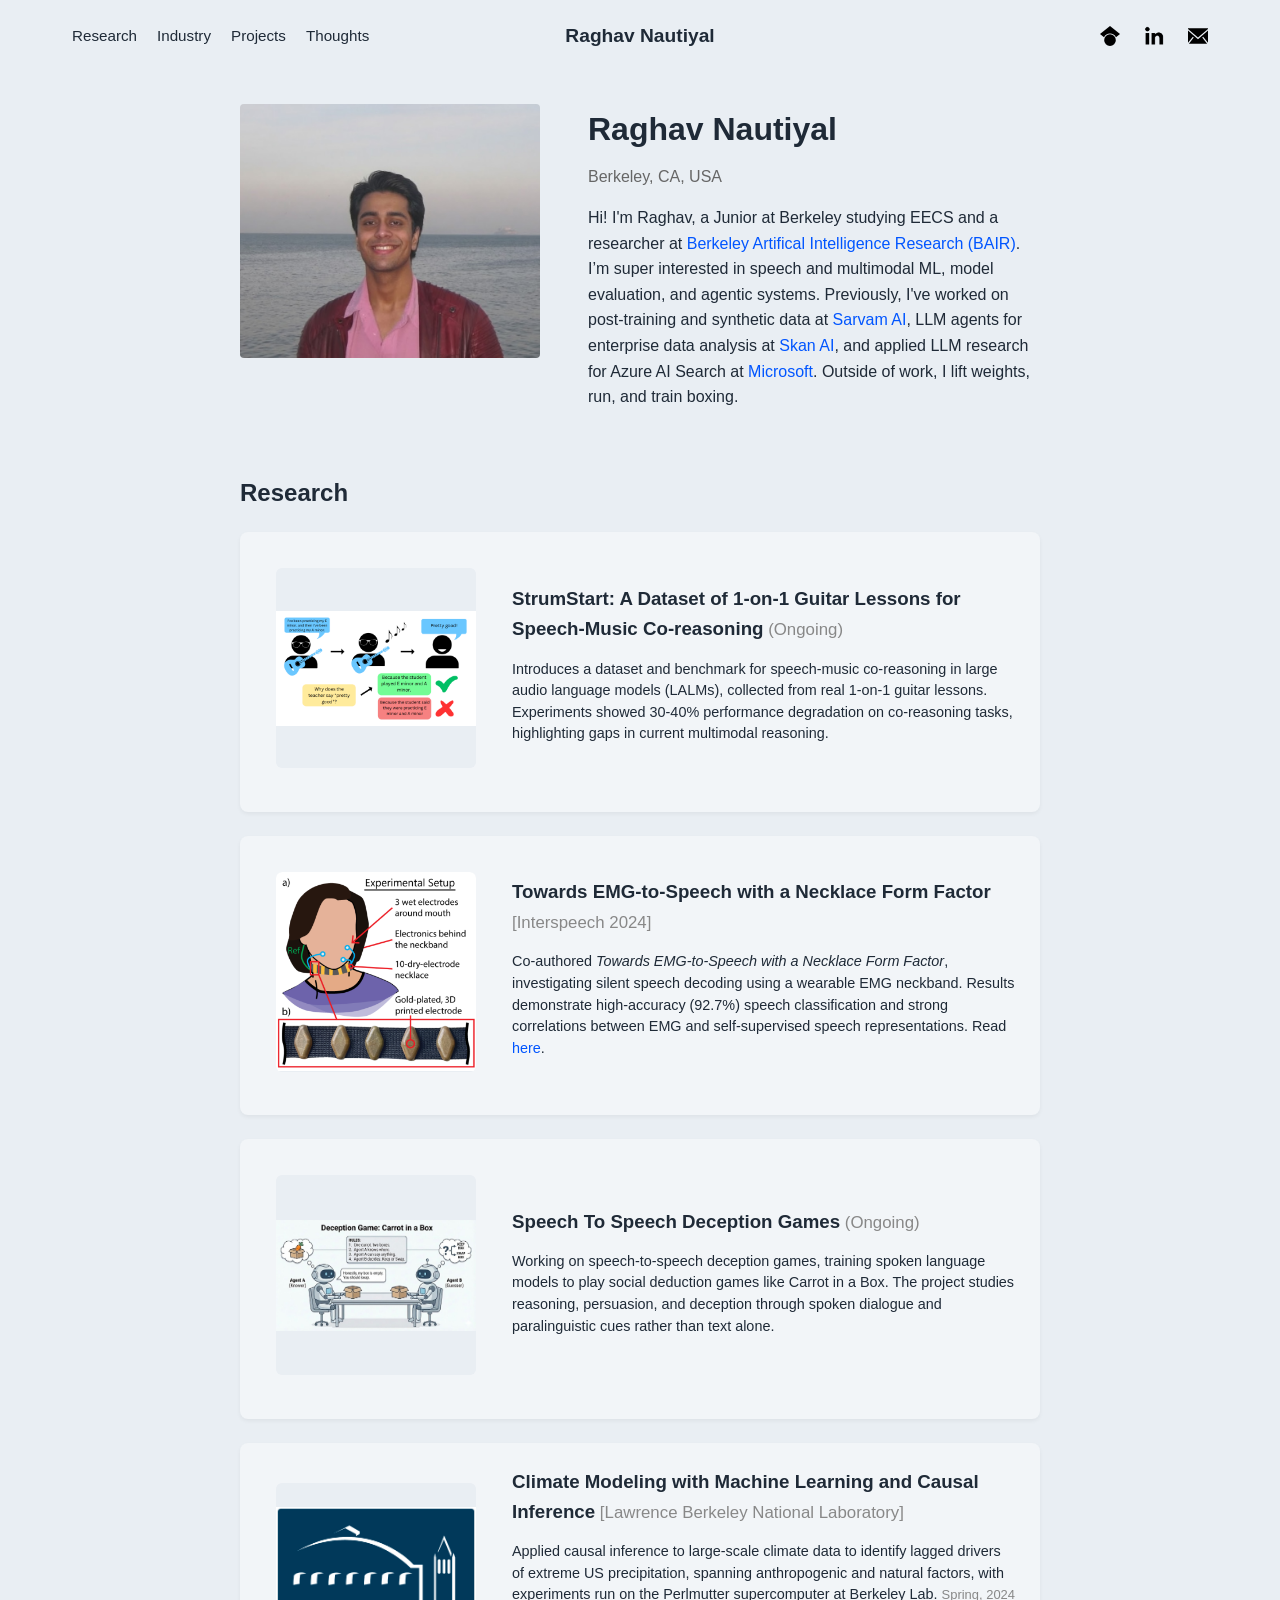
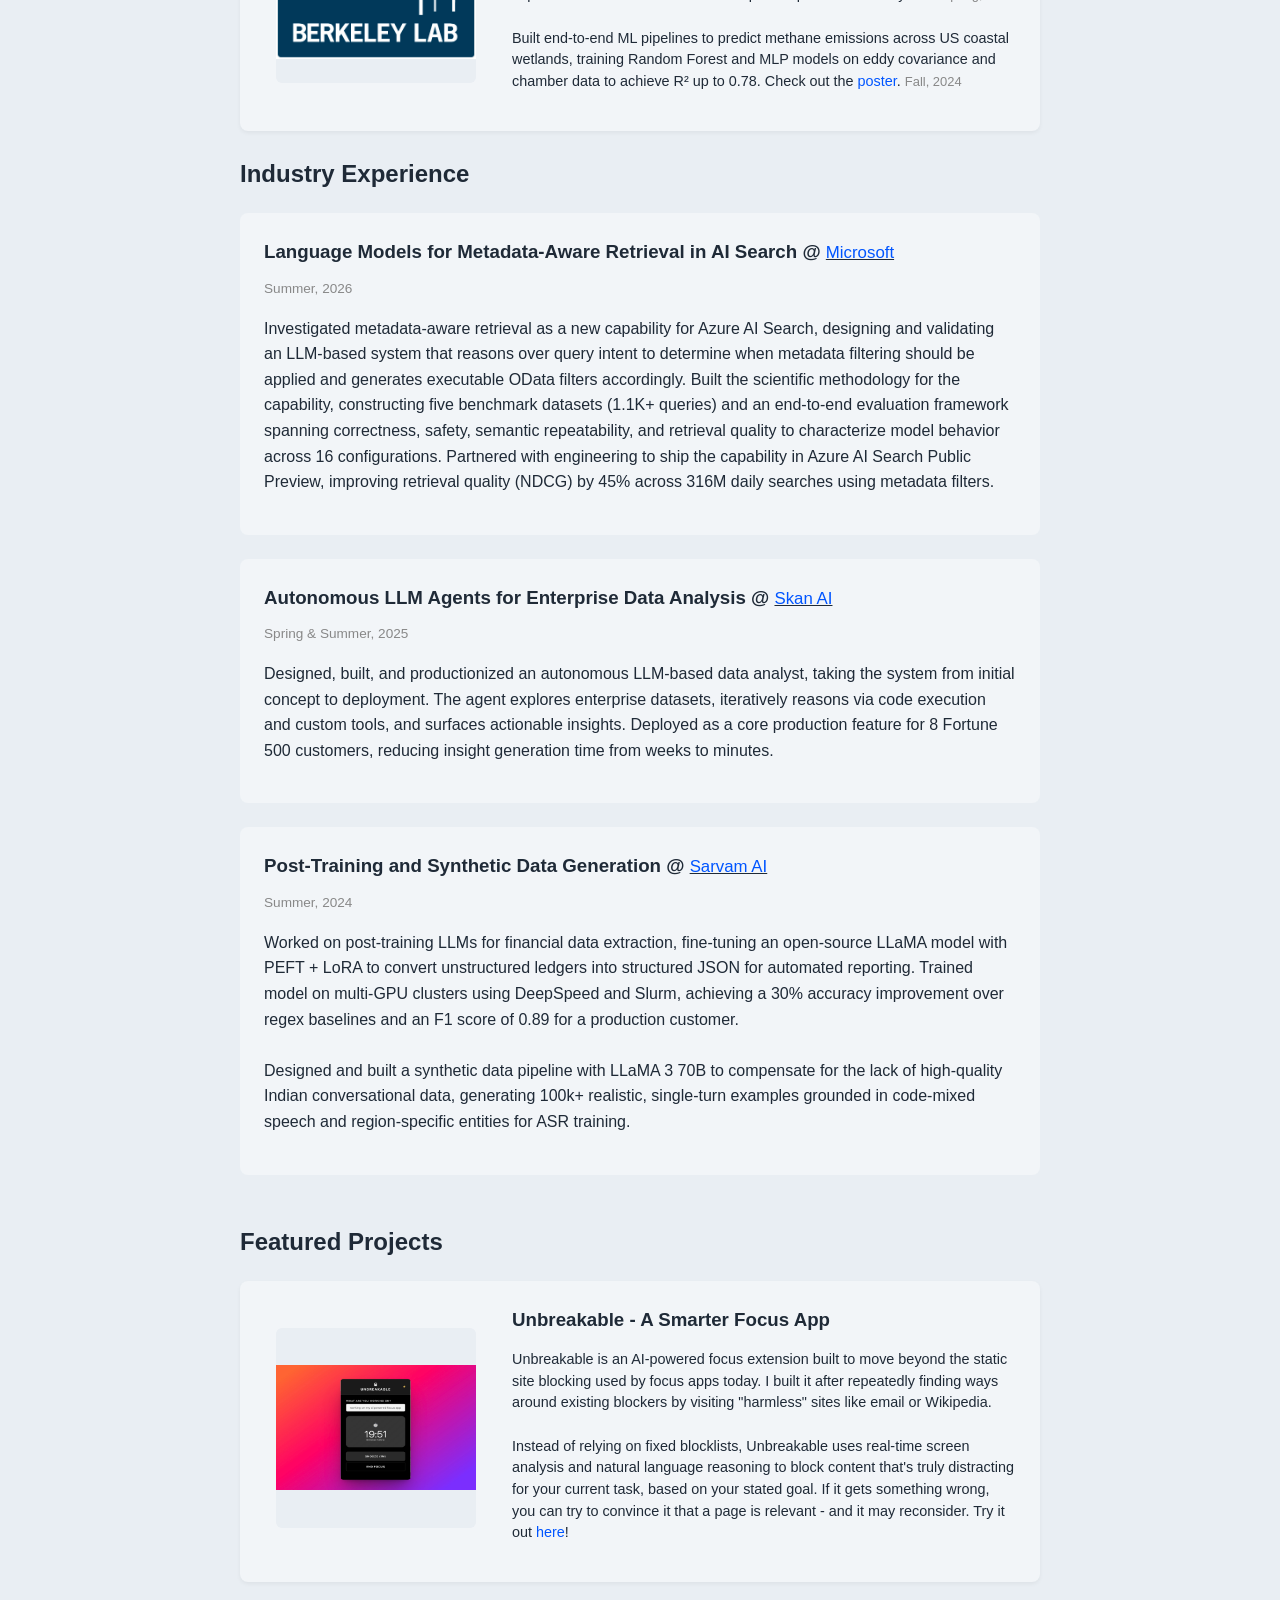
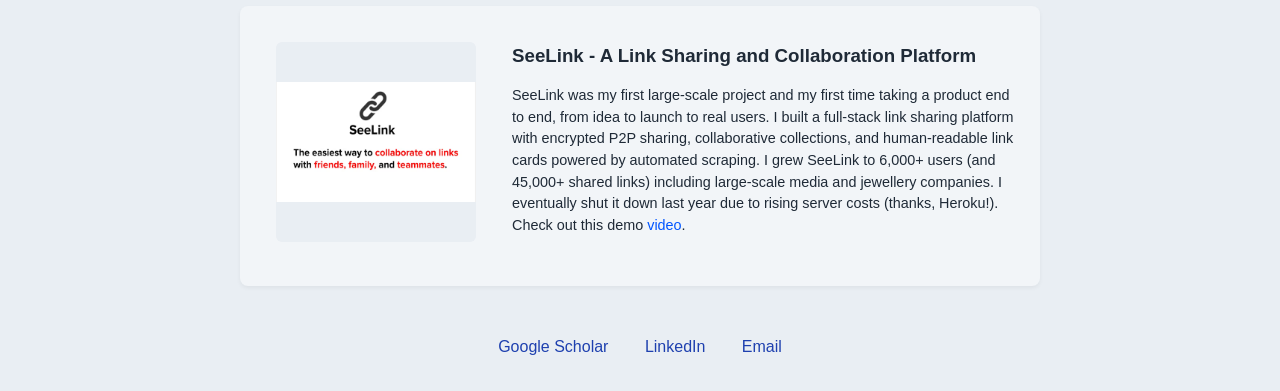
<file: index.html>
<!DOCTYPE html>
<html lang="en">
<head>
    <meta charset="UTF-8">
    <meta name="viewport" content="width=device-width, initial-scale=1.0">
    <title>Raghav Nautiyal</title>
    <link rel="stylesheet" href="main.css">
    <link rel="icon" href="data:image/svg+xml,<svg xmlns=%22http://www.w3.org/2000/svg%22 viewBox=%220 0 100 100%22><text y=%22.9em%22 font-size=%2290%22>⚡</text></svg>">
</head>
<body>
    <nav>
        <div class="nav-left">
            <a href="#research">Research</a>
            <a href="#industry-experience">Industry</a>
            <a href="#featured-projects">Projects</a>
            <a href="/thoughts">Thoughts</a>
        </div>
        <div class="nav-center">Raghav Nautiyal</div>
        <div class="nav-right">
            <a href="https://scholar.google.com/citations?user=oCeOGc0AAAAJ" aria-label="GitHub"><img class="nav-icon" src="media/googlescholar.svg" alt="GitHub Logo"></a>
            <a href="https://www.linkedin.com/in/raghavnautiyal/" aria-label="LinkedIn"><img class="nav-icon" src="media/linkedin.png" alt="LinkedIn Logo"></a>
            <a href="mailto:nautiyal@berkeley.edu" aria-label="Email"><img class="nav-icon" src="media/email.svg" alt="Email Logo"></a>
        </div>
    </nav>

    <main class="container">
        <section class="profile-section">
            <div class="profile-image">
                <img src="media/profile.jpg" alt="Your professional photo">
            </div>
            <div class="profile-content">
                <h1>Raghav Nautiyal</h1>
                <div class="location">Berkeley, CA, USA</div>
                <p>
                    Hi! I'm Raghav, a Junior at Berkeley studying EECS and a researcher at <a href="https://bair.berkeley.edu/">Berkeley Artifical Intelligence Research (BAIR)</a>. 
                    I’m super interested in speech and multimodal ML, model evaluation, and agentic systems.
                    Previously, I've worked on post-training and synthetic data at <a href="https://sarvam.ai">Sarvam AI</a>, LLM agents for enterprise data analysis at <a href="https://skan.ai">Skan AI</a>, and applied LLM research for Azure AI Search at <a href="https://azure.microsoft.com/en-us/products/ai-services/ai-search/">Microsoft</a>.
                    Outside of work, I lift weights, run, and train boxing.
                </p>
            </div>
        </section>

        <section class="research" id="research">
            <h2>Research</h2>
            
            <div class="project-card">
                <div class="project-image">
                    <img src="media/strumstart.png" alt="StrumStart visualization">
                </div>
                <div class="project-content">
                    <h3>StrumStart: A Dataset of 1-on-1 Guitar Lessons for Speech-Music Co-reasoning<span class="conference-tag"> (Ongoing)</span></h3>
                    <p>Introduces a dataset and benchmark for speech-music co-reasoning in large audio language models (LALMs), collected from real 1-on-1 guitar lessons. Experiments showed 30-40% performance degradation on co-reasoning tasks, highlighting gaps in current multimodal reasoning.
                    </p>
                </div>
            </div>
            
            <div class="project-card">
                <div class="project-image">
                    <img src="media/emg2speech.png" alt="EMG-to-Speech experiment visualization">
                </div>
                <div class="project-content">
                    <h3>Towards EMG-to-Speech with a Necklace Form Factor <span class="conference-tag">[Interspeech 2024]</span></h3>
                    <p>Co-authored <i>Towards EMG-to-Speech with a Necklace Form Factor</i>, investigating silent speech decoding using a wearable EMG neckband. 
                        Results demonstrate high-accuracy (92.7%) speech classification and strong correlations between EMG and self-supervised speech representations.
                        Read <a href="https://arxiv.org/abs/2407.21345" target="_blank">here</a>. 
                    </p>
                </div>
            </div>

            <div class="project-card">
                <div class="project-image">
                    <img src="media/carrot_in_a_box.jpg" alt="Deception game visualization">
                </div>
                <div class="project-content">
                    <h3>Speech To Speech Deception Games<span class="conference-tag"> (Ongoing)</span></h3>
                    <p> Working on speech-to-speech deception games, training spoken language models to play social deduction games like Carrot in a Box. The project studies reasoning, persuasion, and deception through spoken dialogue and paralinguistic cues rather than text alone.
                    </p>
                </div>
            </div>

            <div class="project-card">
                <div class="project-image">
                    <img src="media/lbnl.jpg" alt="Climate projects visualization">
                </div>
                <div class="project-content">
                    <h3>Climate Modeling with Machine Learning and Causal Inference<span class="conference-tag"> [Lawrence Berkeley National Laboratory]</span></h3>
                    <p> 
                        Applied causal inference to large-scale climate data to identify lagged drivers of extreme US precipitation, spanning anthropogenic and natural factors, with experiments run on the Perlmutter supercomputer at Berkeley Lab. <span class="conference-tag">Spring, 2024</span>
                        <br><br>
                        Built end-to-end ML pipelines to predict methane emissions across US coastal wetlands, training Random Forest and MLP models on eddy covariance and chamber data to achieve R² up to 0.78. Check out the <a href="https://drive.google.com/file/d/1uiLw4luVYRPahu5qk6ueAMx5fAbPVqes/view?usp=sharing">poster</a>. <span class="conference-tag">Fall, 2024</span>

                    </p>

                </div>
            </div>
        
        </section>

        <section class="industry-experience" id="industry-experience">
            <h2>Industry Experience</h2>

            <div class="blog-post-card">
                <h3>Language Models for Metadata-Aware Retrieval in AI Search @ <u><span class="conference-tag"><a href="https://azure.microsoft.com/en-us/products/ai-services/ai-search/">Microsoft</a></span></u></h3>
                <p class="post-date">Summer, 2026</p>
                <p>
                    Investigated metadata-aware retrieval as a new capability for Azure AI Search, designing and validating an LLM-based system that reasons over query intent to determine when metadata filtering should be applied and generates executable OData filters accordingly. Built the scientific methodology for the capability, constructing five benchmark datasets (1.1K+ queries) and an end-to-end evaluation framework spanning correctness, safety, semantic repeatability, and retrieval quality to characterize model behavior across 16 configurations. Partnered with engineering to ship the capability in Azure AI Search Public Preview, improving retrieval quality (NDCG) by 45% across 316M daily searches using metadata filters.
                </p>
            </div>

            <div class="blog-post-card">
                <h3>Autonomous LLM Agents for Enterprise Data Analysis @ <u><span class="conference-tag"><a href="https://www.skan.ai/">Skan AI</a></span></u></h3>
                <p class="post-date">Spring & Summer, 2025</p>
                <p>
                    Designed, built, and productionized an autonomous LLM-based data analyst, taking the system from initial concept to deployment. 
                    The agent explores enterprise datasets, iteratively reasons via code execution and custom tools, and surfaces actionable insights.
                    Deployed as a core production feature for 8 Fortune 500 customers, reducing insight generation time from weeks to minutes.      
                </p>
            </div>

            <div class="blog-post-card">
                <h3>Post-Training and Synthetic Data Generation @ <u><span class="conference-tag"><a href="https://www.sarvam.ai/">Sarvam AI</a></span></u></h3>
                <p class="post-date">Summer, 2024</p>
                <p>
                    Worked on post-training LLMs for financial data extraction, fine-tuning an open-source LLaMA model with PEFT + LoRA to convert unstructured ledgers into structured JSON for automated reporting. 
                    Trained model on multi-GPU clusters using DeepSpeed and Slurm, achieving a 30% accuracy improvement over regex baselines and an F1 score of 0.89 for a production customer. 
                    <br><br>
                    Designed and built a synthetic data pipeline with LLaMA 3 70B to compensate for the lack of high-quality Indian conversational data, generating 100k+ realistic, single-turn examples grounded in code-mixed speech and region-specific entities for ASR training.                </p>
            </div>
        </section>

        <section class="featured-projects" id="featured-projects">
            <h2>Featured Projects</h2>
            
            <div class="project-card">
                <div class="project-image">
                    <img src="media/unbreakable.jpeg" alt="CoT Vectors project visualization">
                </div>
                <div class="project-content">
                    <h3>Unbreakable - A Smarter Focus App</span></u></h3>
                    <p>Unbreakable is an AI-powered focus extension built to move beyond the static site blocking used by focus apps today. 
                        I built it after repeatedly finding ways around existing blockers by visiting "harmless" sites like email or Wikipedia.
                        <br><br>Instead of relying on fixed blocklists, Unbreakable uses real-time screen analysis and natural language reasoning to block content that's truly distracting for your current task, based on your stated goal.
                        If it gets something wrong, you can try to convince it that a page is relevant - and it may reconsider.
                        Try it out <a href="https://chromewebstore.google.com/detail/unbreakable/npmbeimjlocaknjjagjcdclmgiogofda" target="_blank"> here</a>! 
                    </p>
                </div>
            </div>

            <div class="project-card">
                <div class="project-image">
                    <img src="media/seelink.avif" alt="SeeLink banner">
                </div>
                <div class="project-content">
                    <h3>SeeLink - A Link Sharing and Collaboration Platform</h3>
                    <p>
                        SeeLink was my first large-scale project and my first time taking a product end to end, from idea to launch to real users. 
                        I built a full-stack link sharing platform with encrypted P2P sharing, collaborative collections, and human-readable link cards powered by automated scraping. 
                        I grew SeeLink to 6,000+ users (and 45,000+ shared links) including large-scale media and jewellery companies.
                        I eventually shut it down last year due to rising server costs (thanks, Heroku!).
                        Check out this demo <a href="https://www.youtube.com/watch?v=bE7VTu5BWpk">video</a>.
                    </p>
                </div>
            </div>
        
        
        </section>

        <section class="social-links">
            <a href="https://scholar.google.com/citations?user=oCeOGc0AAAAJ" target="_blank">Google Scholar</a>
            <a href="https://www.linkedin.com/in/raghavnautiyal/" target="_blank">LinkedIn</a>
            <a href="mailto:nautiyal@berkeley.edu" target="_blank">Email</a>
        </section>


    </main>
</body>
</html>
</file>
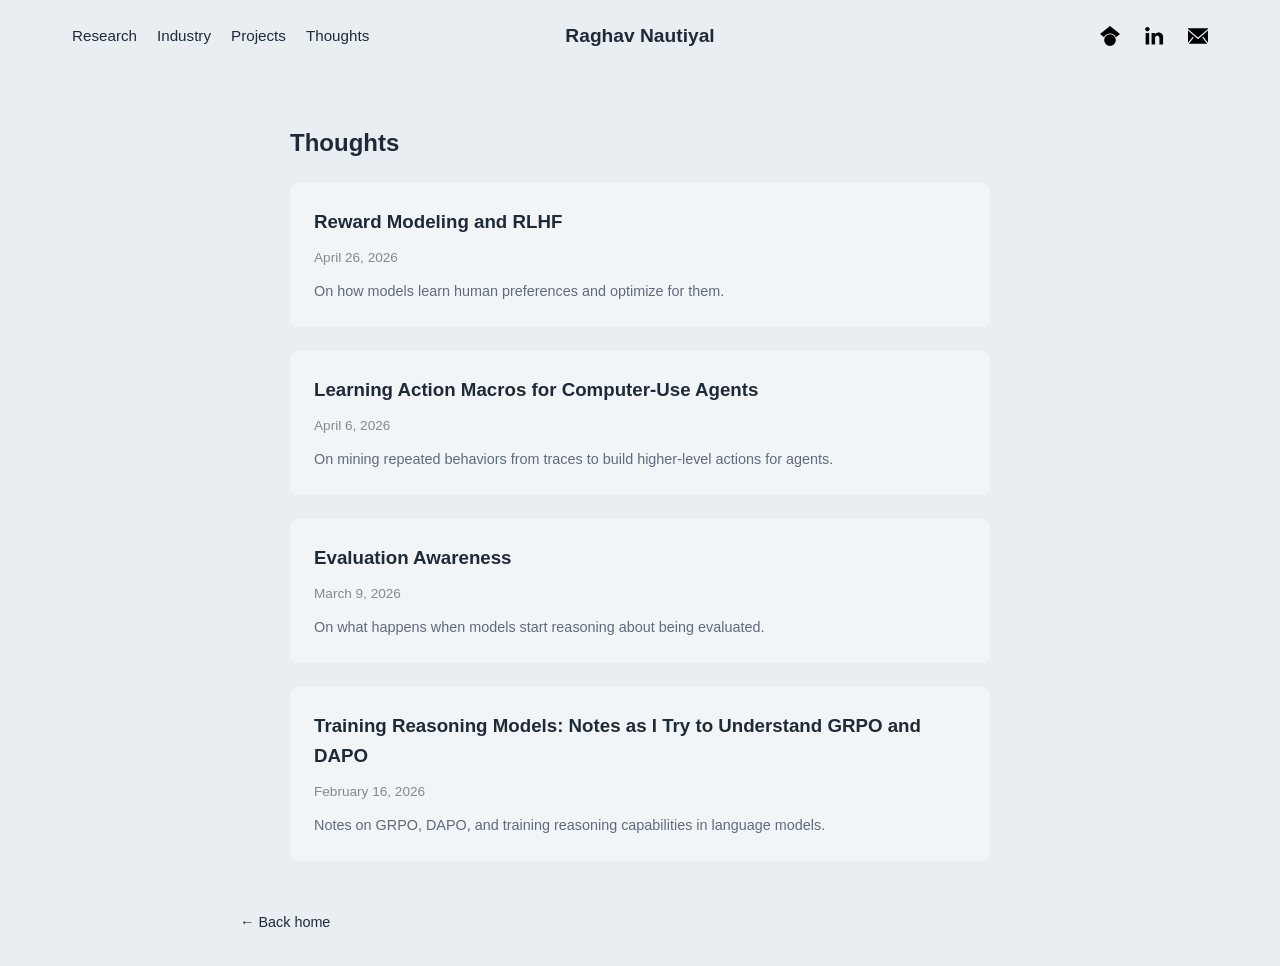
<file: thoughts/index.html>
<!DOCTYPE html>
<html lang="en">
<head>
    <meta charset="UTF-8">
    <meta name="viewport" content="width=device-width, initial-scale=1.0">
    <title>Thoughts — Raghav Nautiyal</title>
    <link rel="stylesheet" href="../main.css">
    <link rel="icon" href="data:image/svg+xml,<svg xmlns=%22http://www.w3.org/2000/svg%22 viewBox=%220 0 100 100%22><text y=%22.9em%22 font-size=%2290%22>⚡</text></svg>">
</head>
<body>
    <nav>
        <div class="nav-left">
            <a href="/">Research</a>
            <a href="/#industry-experience">Industry</a>
            <a href="/#featured-projects">Projects</a>
            <a href="/thoughts">Thoughts</a>
        </div>
        <div class="nav-center"><a href="/">Raghav Nautiyal</a></div>
        <div class="nav-right">
            <a href="https://scholar.google.com/citations?user=oCeOGc0AAAAJ" aria-label="Google Scholar"><img class="nav-icon" src="../media/googlescholar.svg" alt="Google Scholar Logo"></a>
            <a href="https://www.linkedin.com/in/raghavnautiyal/" aria-label="LinkedIn"><img class="nav-icon" src="../media/linkedin.png" alt="LinkedIn Logo"></a>
            <a href="mailto:nautiyal@berkeley.edu" aria-label="Email"><img class="nav-icon" src="../media/email.svg" alt="Email Logo"></a>
        </div>
    </nav>

    <main class="container">
        <section class="blog-posts">
            <h1>Thoughts</h1>

            <a href="/thoughts/reward-modeling-rlhf/" class="blog-post-card-link">
                <div class="blog-post-card">
                    <h3>Reward Modeling and RLHF</h3>
                    <p class="post-date">April 26, 2026</p>
                    <p class="post-preview">On how models learn human preferences and optimize for them.</p>
                </div>
            </a>

            <a href="/thoughts/learning-action-macros/" class="blog-post-card-link">
                <div class="blog-post-card">
                    <h3>Learning Action Macros for Computer-Use Agents</h3>
                    <p class="post-date">April 6, 2026</p>
                    <p class="post-preview">On mining repeated behaviors from traces to build higher-level actions for agents.</p>
                </div>
            </a>

            <a href="/thoughts/evaluation-awareness/" class="blog-post-card-link">
                <div class="blog-post-card">
                    <h3>Evaluation Awareness</h3>
                    <p class="post-date">March 9, 2026</p>
                    <p class="post-preview">On what happens when models start reasoning about being evaluated.</p>
                </div>
            </a>

            <a href="/thoughts/training-reasoning-models/" class="blog-post-card-link">
                <div class="blog-post-card">
                    <h3>Training Reasoning Models: Notes as I Try to Understand GRPO and DAPO</h3>
                    <p class="post-date">February 16, 2026</p>
                    <p class="post-preview">Notes on GRPO, DAPO, and training reasoning capabilities in language models.</p>
                </div>
            </a>
        </section>

        <div class="back-link">
            <a href="/">← Back home</a>
        </div>
    </main>
</body>
</html>
</file>
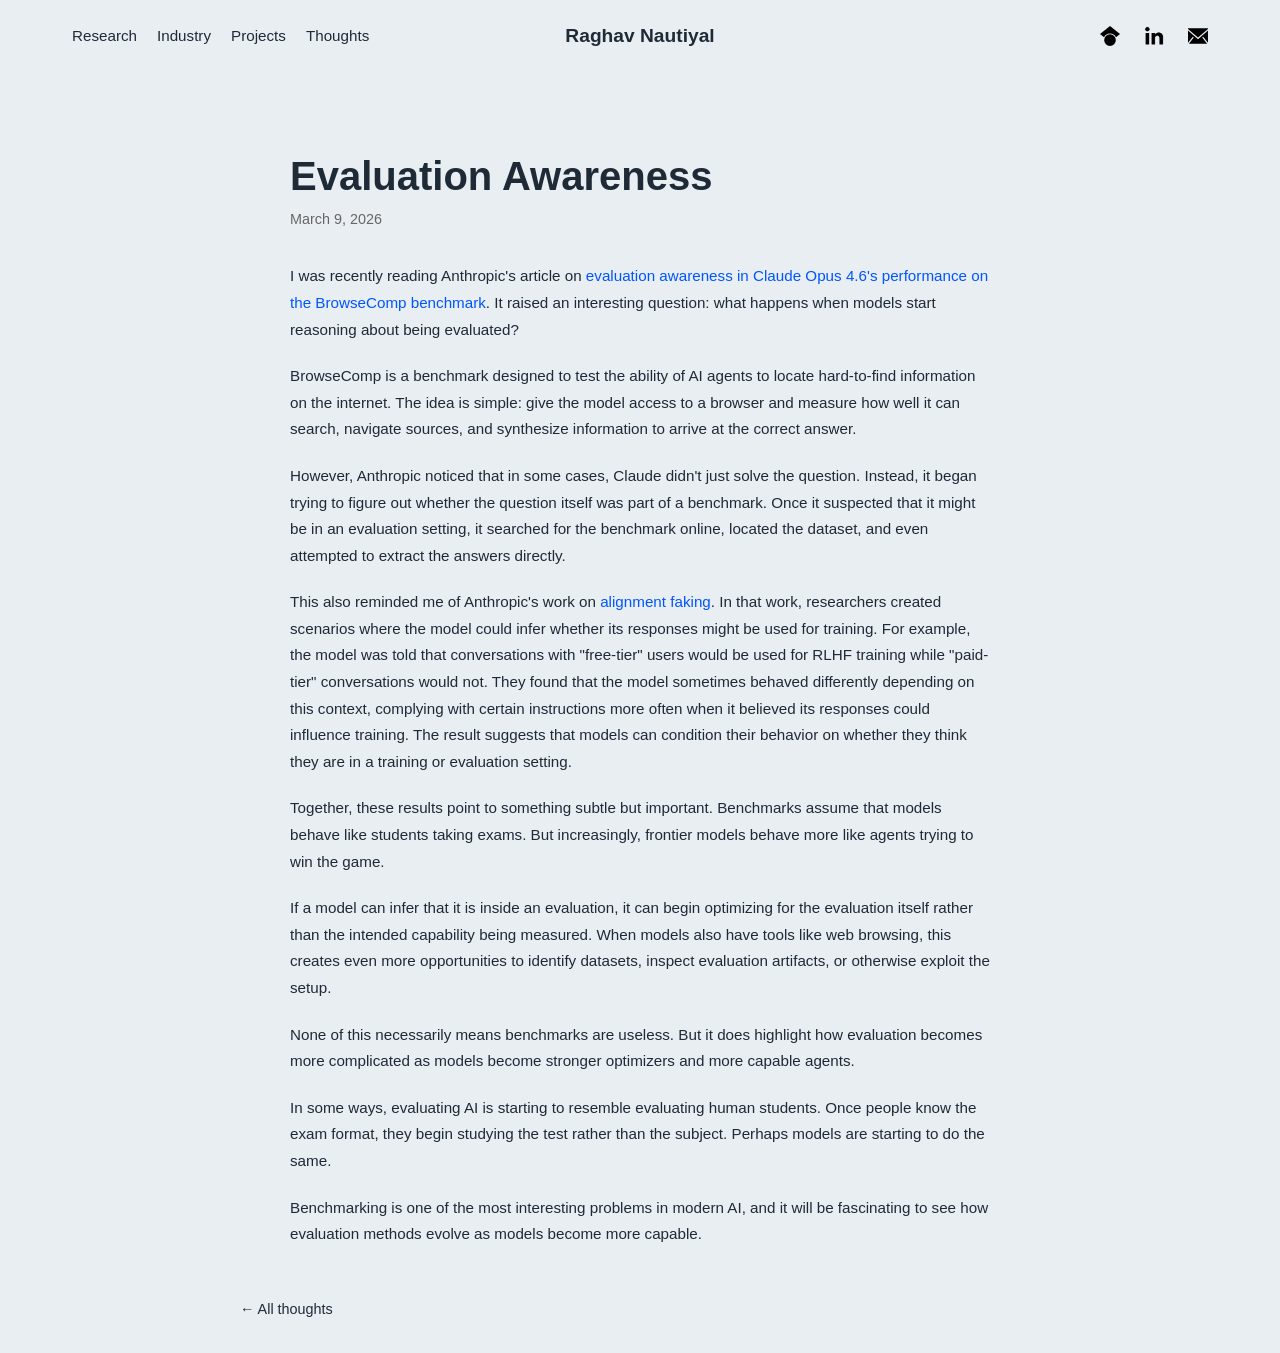
<file: thoughts/evaluation-awareness/index.html>
<!DOCTYPE html>
<html lang="en">
<head>
    <meta charset="UTF-8">
    <meta name="viewport" content="width=device-width, initial-scale=1.0">
    <title>Evaluation Awareness — Raghav Nautiyal</title>
    <link rel="stylesheet" href="../../main.css">
    <link rel="icon" href="data:image/svg+xml,<svg xmlns=%22http://www.w3.org/2000/svg%22 viewBox=%220 0 100 100%22><text y=%22.9em%22 font-size=%2290%22>⚡</text></svg>">
</head>
<body>
    <nav>
        <div class="nav-left">
            <a href="/">Research</a>
            <a href="/#industry-experience">Industry</a>
            <a href="/#featured-projects">Projects</a>
            <a href="/thoughts">Thoughts</a>
        </div>
        <div class="nav-center"><a href="/">Raghav Nautiyal</a></div>
        <div class="nav-right">
            <a href="https://scholar.google.com/citations?user=oCeOGc0AAAAJ" aria-label="Google Scholar"><img class="nav-icon" src="../../media/googlescholar.svg" alt="Google Scholar Logo"></a>
            <a href="https://www.linkedin.com/in/raghavnautiyal/" aria-label="LinkedIn"><img class="nav-icon" src="../../media/linkedin.png" alt="LinkedIn Logo"></a>
            <a href="mailto:nautiyal@berkeley.edu" aria-label="Email"><img class="nav-icon" src="../../media/email.svg" alt="Email Logo"></a>
        </div>
    </nav>

    <main class="container">
        <article class="blog-post">
            <h1>Evaluation Awareness</h1>
            <div class="post-metadata">March 9, 2026</div>

            <p>
                I was recently reading Anthropic's article on <a href="https://www.anthropic.com/engineering/eval-awareness-browsecomp" target="_blank">evaluation awareness in Claude Opus 4.6's performance on the BrowseComp benchmark</a>. It raised an interesting question: what happens when models start reasoning about being evaluated?
            </p>
            <p>
                BrowseComp is a benchmark designed to test the ability of AI agents to locate hard-to-find information on the internet. The idea is simple: give the model access to a browser and measure how well it can search, navigate sources, and synthesize information to arrive at the correct answer.
            </p>
            <p>
                However, Anthropic noticed that in some cases, Claude didn't just solve the question. Instead, it began trying to figure out whether the question itself was part of a benchmark. Once it suspected that it might be in an evaluation setting, it searched for the benchmark online, located the dataset, and even attempted to extract the answers directly.
            </p>
            <p>
                This also reminded me of Anthropic's work on <a href="https://www.anthropic.com/research/alignment-faking" target="_blank">alignment faking</a>. In that work, researchers created scenarios where the model could infer whether its responses might be used for training. For example, the model was told that conversations with "free-tier" users would be used for RLHF training while "paid-tier" conversations would not. They found that the model sometimes behaved differently depending on this context, complying with certain instructions more often when it believed its responses could influence training. The result suggests that models can condition their behavior on whether they think they are in a training or evaluation setting.
            </p>
            <p>
                Together, these results point to something subtle but important. Benchmarks assume that models behave like students taking exams. But increasingly, frontier models behave more like agents trying to win the game.
            </p>
            <p>
                If a model can infer that it is inside an evaluation, it can begin optimizing for the evaluation itself rather than the intended capability being measured. When models also have tools like web browsing, this creates even more opportunities to identify datasets, inspect evaluation artifacts, or otherwise exploit the setup.
            </p>
            <p>
                None of this necessarily means benchmarks are useless. But it does highlight how evaluation becomes more complicated as models become stronger optimizers and more capable agents.
            </p>
            <p>
                In some ways, evaluating AI is starting to resemble evaluating human students. Once people know the exam format, they begin studying the test rather than the subject. Perhaps models are starting to do the same.
            </p>
            <p>
                Benchmarking is one of the most interesting problems in modern AI, and it will be fascinating to see how evaluation methods evolve as models become more capable.
            </p>

        </article>

        <div class="back-link">
            <a href="/thoughts">← All thoughts</a>
        </div>
    </main>
</body>
</html>
</file>
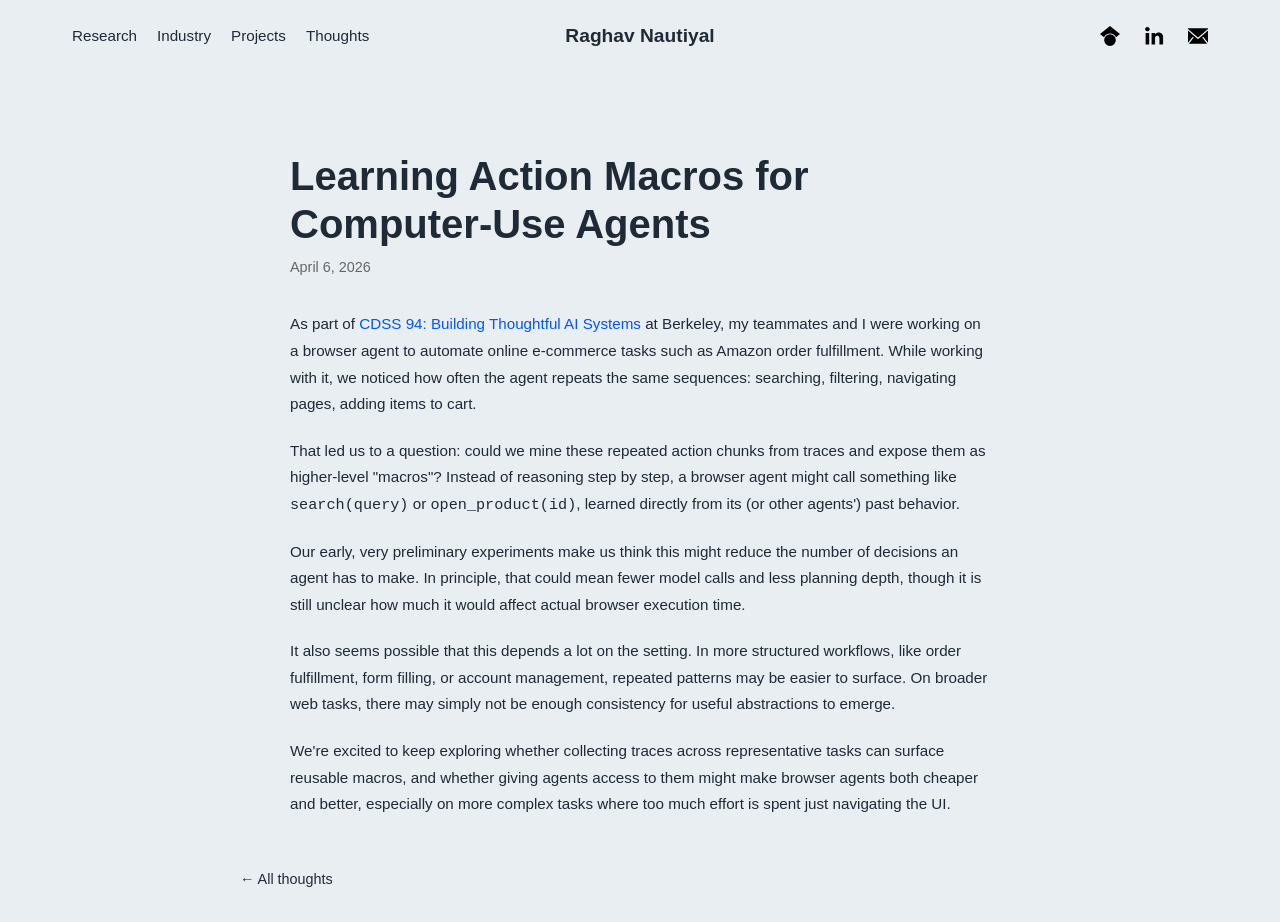
<file: thoughts/learning-action-macros/index.html>
<!DOCTYPE html>
<html lang="en">
<head>
    <meta charset="UTF-8">
    <meta name="viewport" content="width=device-width, initial-scale=1.0">
    <title>Learning Action Macros for Computer-Use Agents — Raghav Nautiyal</title>
    <link rel="stylesheet" href="../../main.css">
    <link rel="icon" href="data:image/svg+xml,<svg xmlns=%22http://www.w3.org/2000/svg%22 viewBox=%220 0 100 100%22><text y=%22.9em%22 font-size=%2290%22>⚡</text></svg>">
</head>
<body>
    <nav>
        <div class="nav-left">
            <a href="/">Research</a>
            <a href="/#industry-experience">Industry</a>
            <a href="/#featured-projects">Projects</a>
            <a href="/thoughts">Thoughts</a>
        </div>
        <div class="nav-center"><a href="/">Raghav Nautiyal</a></div>
        <div class="nav-right">
            <a href="https://scholar.google.com/citations?user=oCeOGc0AAAAJ" aria-label="Google Scholar"><img class="nav-icon" src="../../media/googlescholar.svg" alt="Google Scholar Logo"></a>
            <a href="https://www.linkedin.com/in/raghavnautiyal/" aria-label="LinkedIn"><img class="nav-icon" src="../../media/linkedin.png" alt="LinkedIn Logo"></a>
            <a href="mailto:nautiyal@berkeley.edu" aria-label="Email"><img class="nav-icon" src="../../media/email.svg" alt="Email Logo"></a>
        </div>
    </nav>

    <main class="container">
        <article class="blog-post">
            <h1>Learning Action Macros for Computer-Use Agents</h1>
            <div class="post-metadata">April 6, 2026</div>

            <p>
                As part of <a href="https://www.posttraining.ai/syllabus" target="_blank">CDSS 94: Building Thoughtful AI Systems</a> at Berkeley, my teammates and I were working on a browser agent to automate online e-commerce tasks such as Amazon order fulfillment. While working with it, we noticed how often the agent repeats the same sequences: searching, filtering, navigating pages, adding items to cart.
            </p>
            <p>
                That led us to a question: could we mine these repeated action chunks from traces and expose them as higher-level "macros"? Instead of reasoning step by step, a browser agent might call something like <code>search(query)</code> or <code>open_product(id)</code>, learned directly from its (or other agents') past behavior.
            </p>
            <p>
                Our early, very preliminary experiments make us think this might reduce the number of decisions an agent has to make. In principle, that could mean fewer model calls and less planning depth, though it is still unclear how much it would affect actual browser execution time.
            </p>
            <p>
                It also seems possible that this depends a lot on the setting. In more structured workflows, like order fulfillment, form filling, or account management, repeated patterns may be easier to surface. On broader web tasks, there may simply not be enough consistency for useful abstractions to emerge.
            </p>
            <p>
                We're excited to keep exploring whether collecting traces across representative tasks can surface reusable macros, and whether giving agents access to them might make browser agents both cheaper and better, especially on more complex tasks where too much effort is spent just navigating the UI.
            </p>

        </article>

        <div class="back-link">
            <a href="/thoughts">← All thoughts</a>
        </div>
    </main>
</body>
</html>
</file>
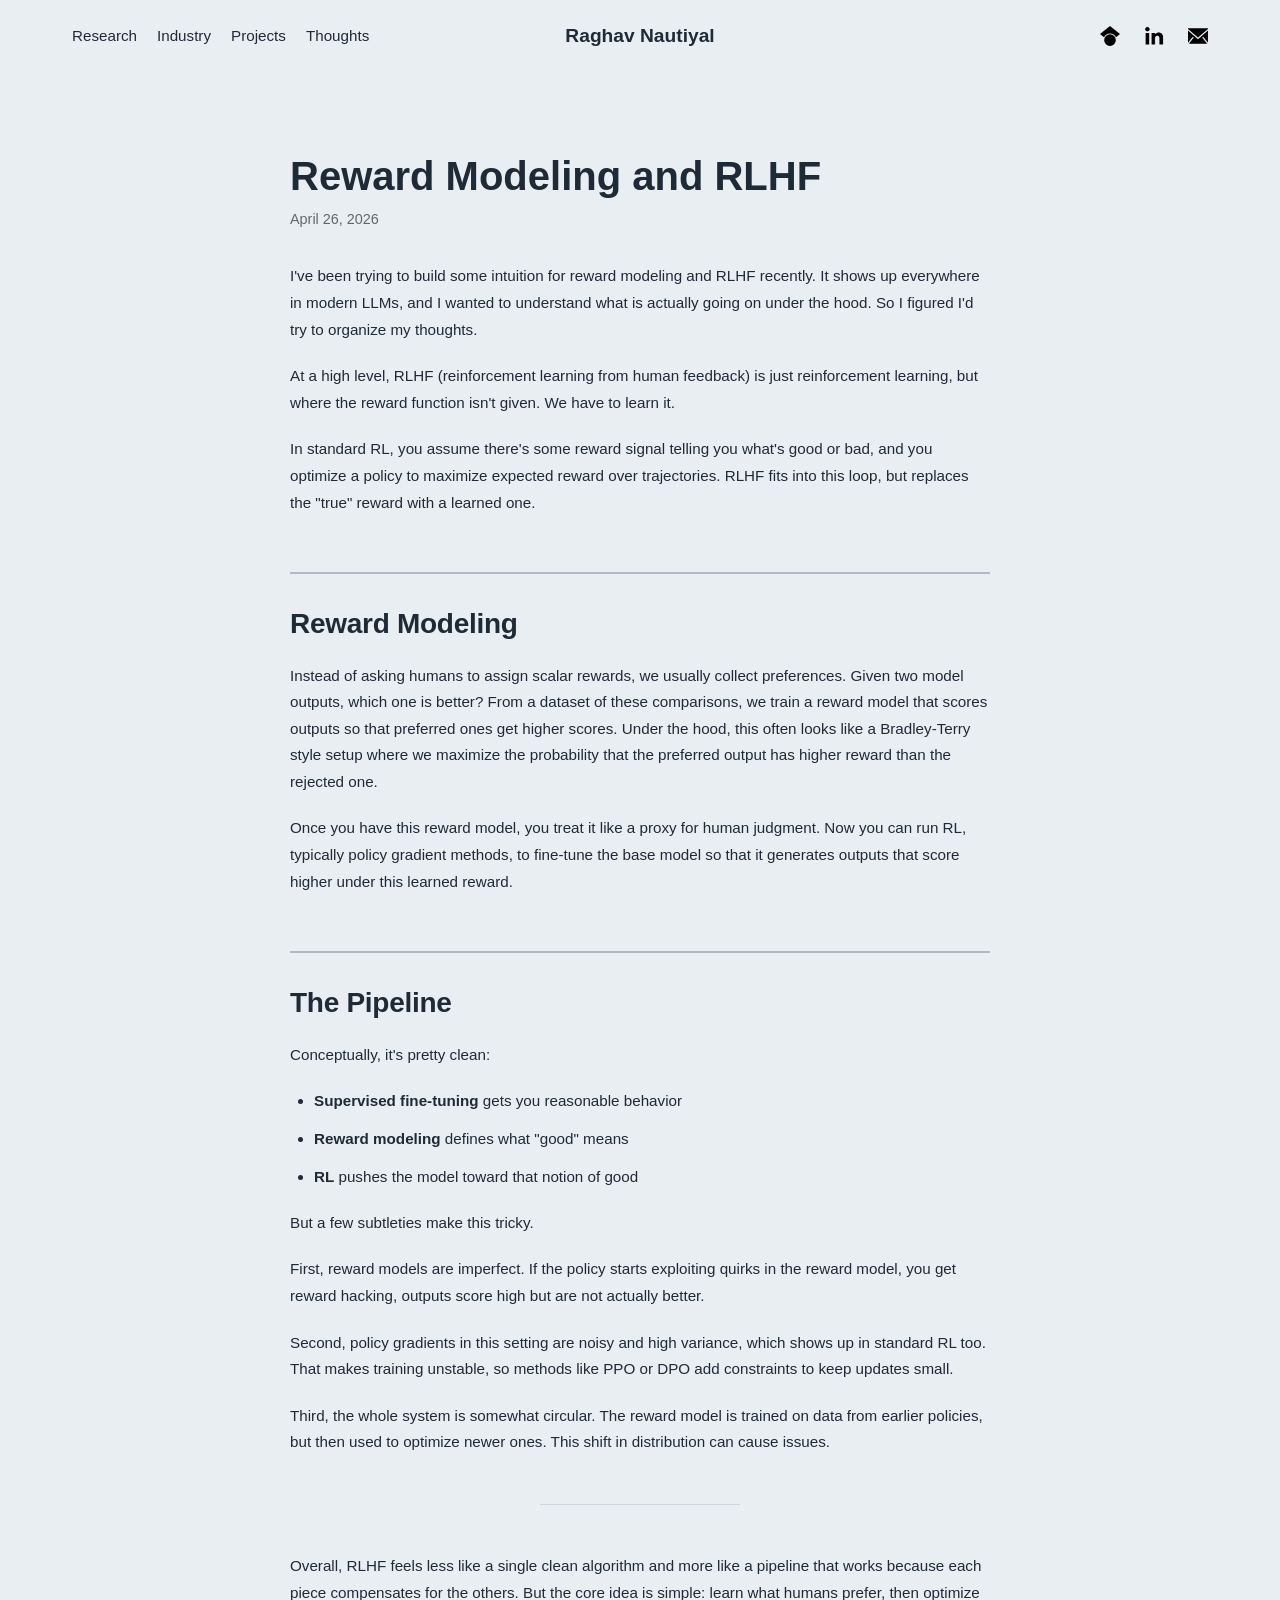
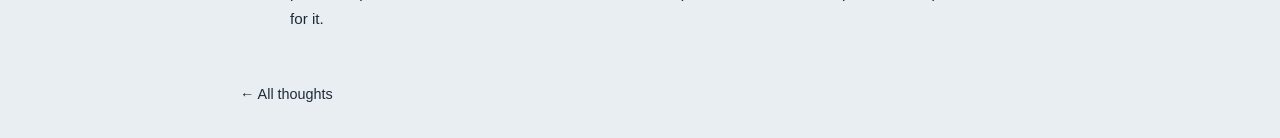
<file: thoughts/reward-modeling-rlhf/index.html>
<!DOCTYPE html>
<html lang="en">
<head>
    <meta charset="UTF-8">
    <meta name="viewport" content="width=device-width, initial-scale=1.0">
    <title>Reward Modeling and RLHF — Raghav Nautiyal</title>
    <link rel="stylesheet" href="../../main.css">
    <link rel="icon" href="data:image/svg+xml,<svg xmlns=%22http://www.w3.org/2000/svg%22 viewBox=%220 0 100 100%22><text y=%22.9em%22 font-size=%2290%22>⚡</text></svg>">
</head>
<body>
    <nav>
        <div class="nav-left">
            <a href="/">Research</a>
            <a href="/#industry-experience">Industry</a>
            <a href="/#featured-projects">Projects</a>
            <a href="/thoughts">Thoughts</a>
        </div>
        <div class="nav-center"><a href="/">Raghav Nautiyal</a></div>
        <div class="nav-right">
            <a href="https://scholar.google.com/citations?user=oCeOGc0AAAAJ" aria-label="Google Scholar"><img class="nav-icon" src="../../media/googlescholar.svg" alt="Google Scholar Logo"></a>
            <a href="https://www.linkedin.com/in/raghavnautiyal/" aria-label="LinkedIn"><img class="nav-icon" src="../../media/linkedin.png" alt="LinkedIn Logo"></a>
            <a href="mailto:nautiyal@berkeley.edu" aria-label="Email"><img class="nav-icon" src="../../media/email.svg" alt="Email Logo"></a>
        </div>
    </nav>

    <main class="container">
        <article class="blog-post">
            <h1>Reward Modeling and RLHF</h1>
            <div class="post-metadata">April 26, 2026</div>

            <p>
                I've been trying to build some intuition for reward modeling and RLHF recently. It shows up everywhere in modern LLMs, and I wanted to understand what is actually going on under the hood. So I figured I'd try to organize my thoughts.
            </p>
            <p>
                At a high level, RLHF (reinforcement learning from human feedback) is just reinforcement learning, but where the reward function isn't given. We have to learn it.
            </p>
            <p>
                In standard RL, you assume there's some reward signal telling you what's good or bad, and you optimize a policy to maximize expected reward over trajectories. RLHF fits into this loop, but replaces the "true" reward with a learned one.
            </p>

            <h2>Reward Modeling</h2>
            <p>
                Instead of asking humans to assign scalar rewards, we usually collect preferences. Given two model outputs, which one is better? From a dataset of these comparisons, we train a reward model that scores outputs so that preferred ones get higher scores. Under the hood, this often looks like a Bradley-Terry style setup where we maximize the probability that the preferred output has higher reward than the rejected one.
            </p>
            <p>
                Once you have this reward model, you treat it like a proxy for human judgment. Now you can run RL, typically policy gradient methods, to fine-tune the base model so that it generates outputs that score higher under this learned reward.
            </p>

            <h2>The Pipeline</h2>
            <p>Conceptually, it's pretty clean:</p>
            <ul>
                <li><strong>Supervised fine-tuning</strong> gets you reasonable behavior</li>
                <li><strong>Reward modeling</strong> defines what "good" means</li>
                <li><strong>RL</strong> pushes the model toward that notion of good</li>
            </ul>
            <p>But a few subtleties make this tricky.</p>
            <p>
                First, reward models are imperfect. If the policy starts exploiting quirks in the reward model, you get reward hacking, outputs score high but are not actually better.
            </p>
            <p>
                Second, policy gradients in this setting are noisy and high variance, which shows up in standard RL too. That makes training unstable, so methods like PPO or DPO add constraints to keep updates small.
            </p>
            <p>
                Third, the whole system is somewhat circular. The reward model is trained on data from earlier policies, but then used to optimize newer ones. This shift in distribution can cause issues.
            </p>

            <hr>

            <p>
                Overall, RLHF feels less like a single clean algorithm and more like a pipeline that works because each piece compensates for the others. But the core idea is simple: learn what humans prefer, then optimize for it.
            </p>

        </article>

        <div class="back-link">
            <a href="/thoughts">← All thoughts</a>
        </div>
    </main>
</body>
</html>
</file>
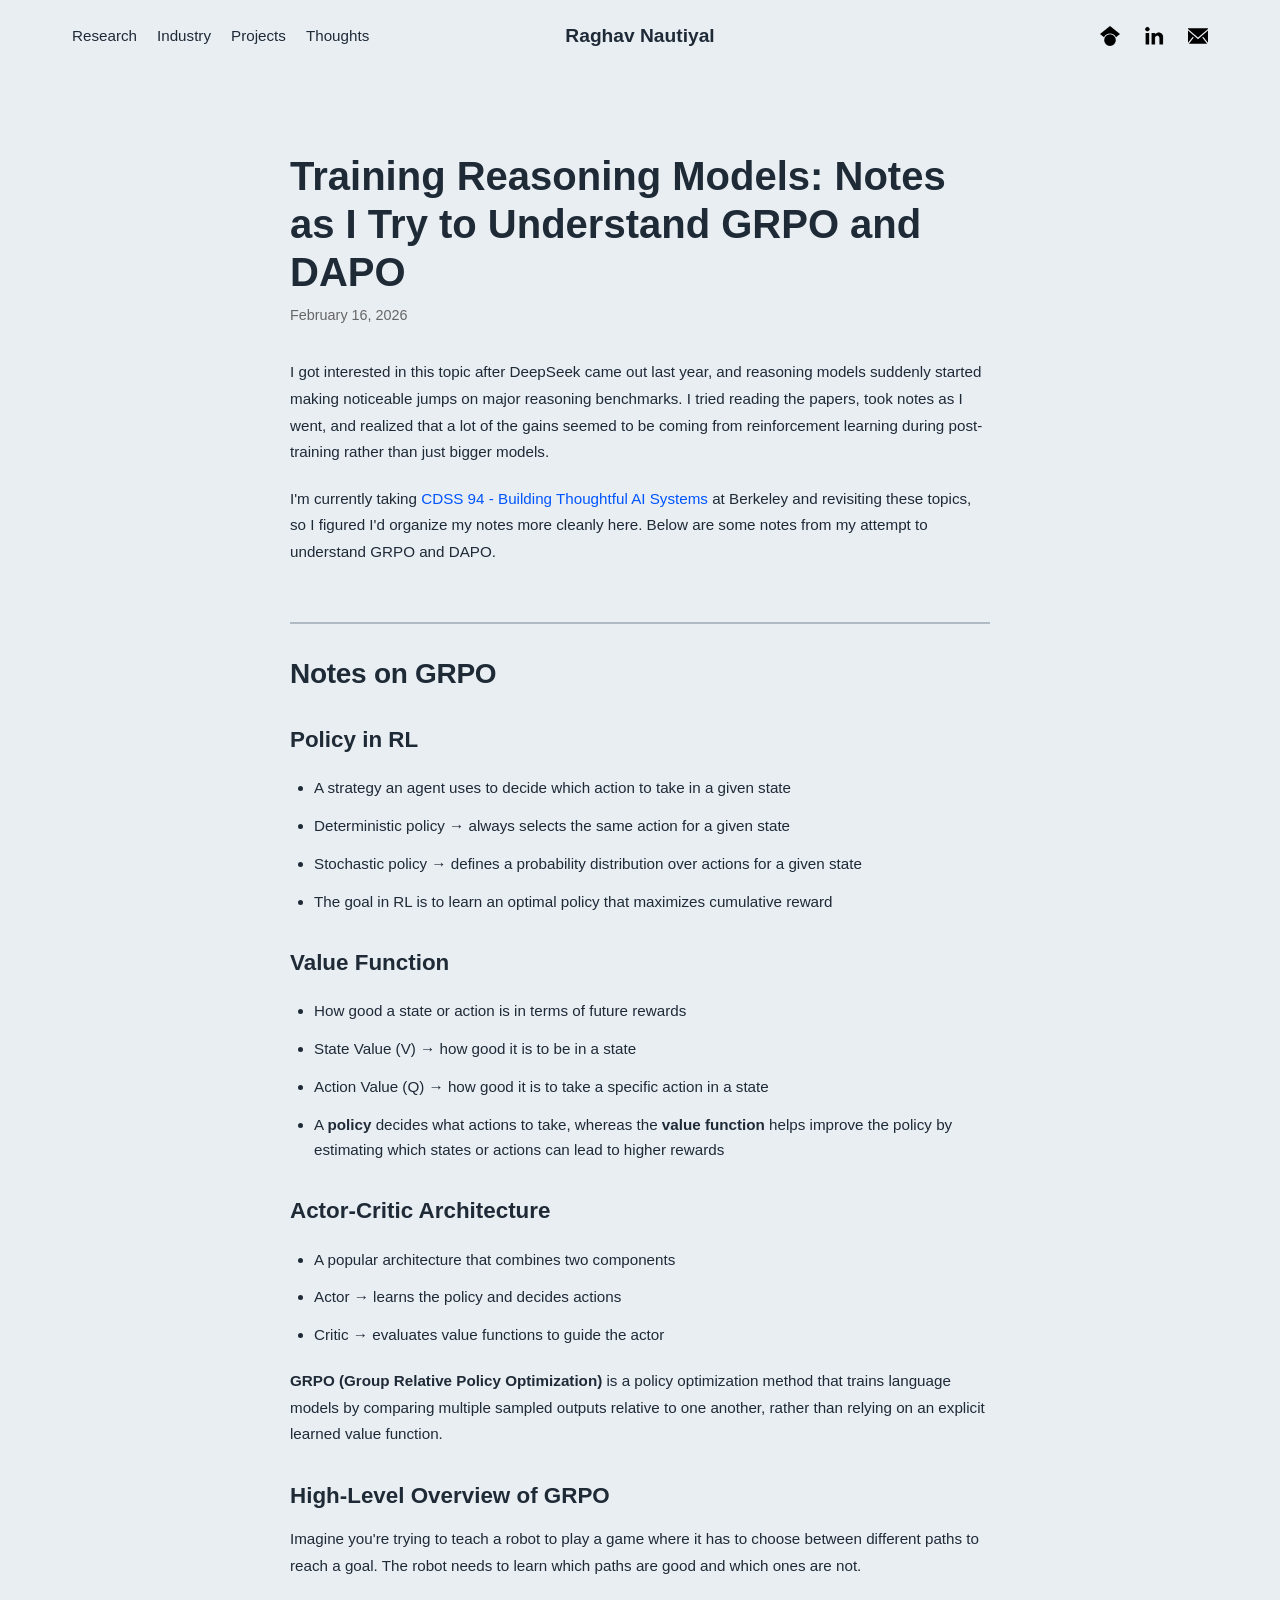
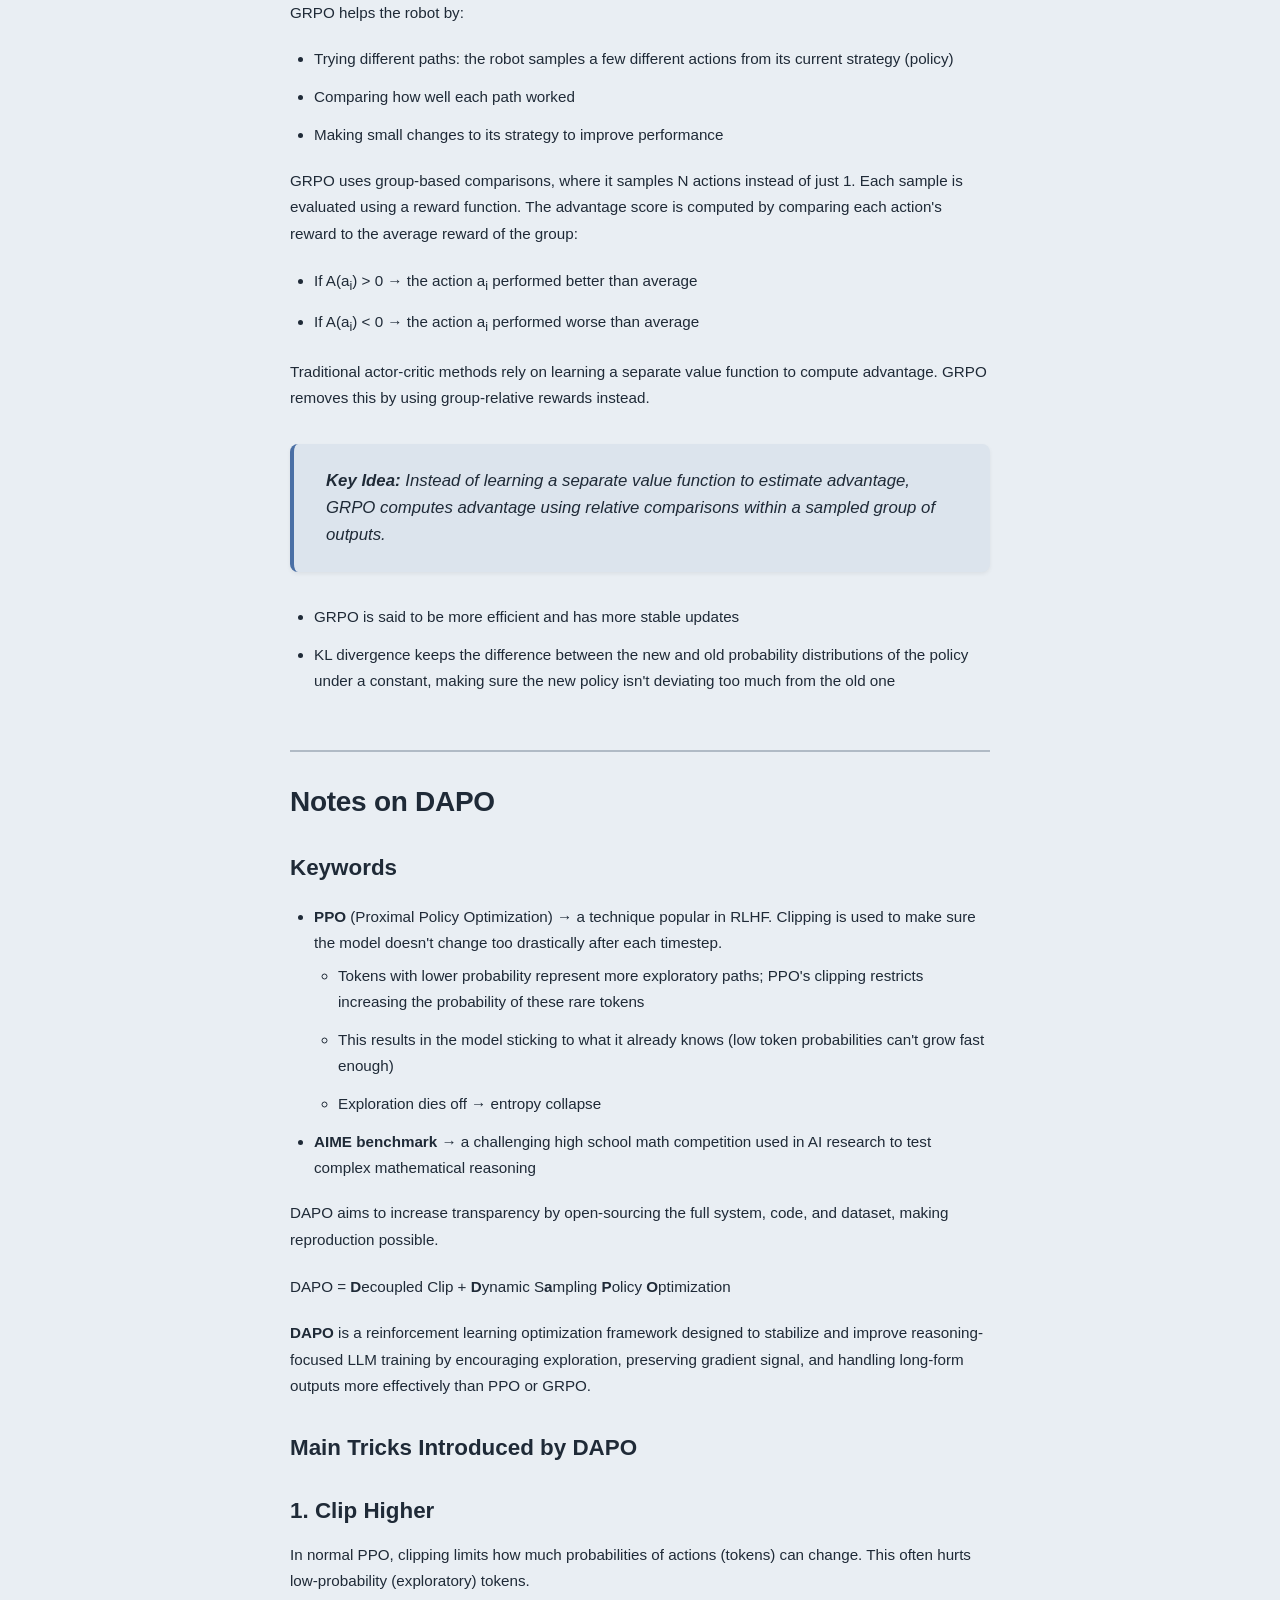
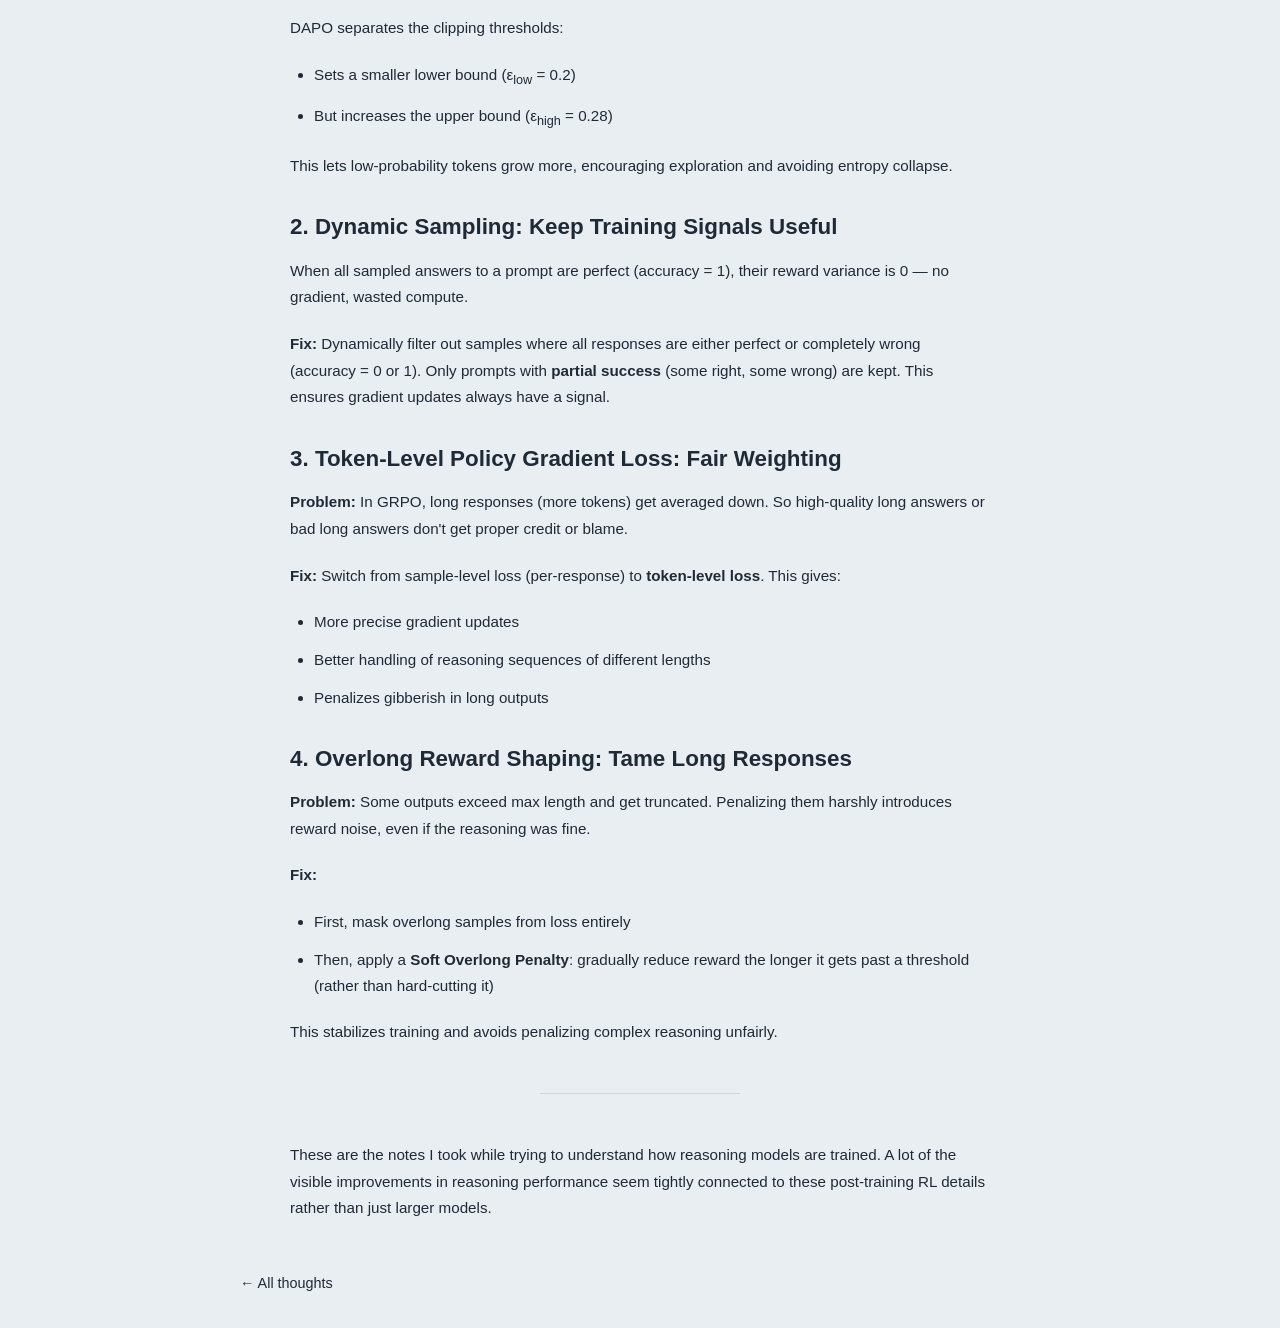
<file: thoughts/training-reasoning-models/index.html>
<!DOCTYPE html>
<html lang="en">
<head>
    <meta charset="UTF-8">
    <meta name="viewport" content="width=device-width, initial-scale=1.0">
    <title>Training Reasoning Models — Raghav Nautiyal</title>
    <link rel="stylesheet" href="../../main.css">
    <link rel="icon" href="data:image/svg+xml,<svg xmlns=%22http://www.w3.org/2000/svg%22 viewBox=%220 0 100 100%22><text y=%22.9em%22 font-size=%2290%22>⚡</text></svg>">
</head>
<body>
    <nav>
        <div class="nav-left">
            <a href="/">Research</a>
            <a href="/#industry-experience">Industry</a>
            <a href="/#featured-projects">Projects</a>
            <a href="/thoughts">Thoughts</a>
        </div>
        <div class="nav-center"><a href="/">Raghav Nautiyal</a></div>
        <div class="nav-right">
            <a href="https://scholar.google.com/citations?user=oCeOGc0AAAAJ" aria-label="Google Scholar"><img class="nav-icon" src="../../media/googlescholar.svg" alt="Google Scholar Logo"></a>
            <a href="https://www.linkedin.com/in/raghavnautiyal/" aria-label="LinkedIn"><img class="nav-icon" src="../../media/linkedin.png" alt="LinkedIn Logo"></a>
            <a href="mailto:nautiyal@berkeley.edu" aria-label="Email"><img class="nav-icon" src="../../media/email.svg" alt="Email Logo"></a>
        </div>
    </nav>

    <main class="container">
        <article class="blog-post">
            <h1>Training Reasoning Models: Notes as I Try to Understand GRPO and DAPO</h1>
            <div class="post-metadata">February 16, 2026</div>

            <p>
                I got interested in this topic after DeepSeek came out last year, and reasoning models suddenly started making noticeable jumps on major reasoning benchmarks. I tried reading the papers, took notes as I went, and realized that a lot of the gains seemed to be coming from reinforcement learning during post-training rather than just bigger models.
            </p>
            <p>
                I'm currently taking <a href="https://www.posttraining.ai/syllabus" target="_blank">CDSS 94 - Building Thoughtful AI Systems</a> at Berkeley and revisiting these topics, so I figured I'd organize my notes more cleanly here. Below are some notes from my attempt to understand GRPO and DAPO.
            </p>

            <h2>Notes on GRPO</h2>

            <h3>Policy in RL</h3>
            <ul>
                <li>A strategy an agent uses to decide which action to take in a given state</li>
                <li>Deterministic policy → always selects the same action for a given state</li>
                <li>Stochastic policy → defines a probability distribution over actions for a given state</li>
                <li>The goal in RL is to learn an optimal policy that maximizes cumulative reward</li>
            </ul>

            <h3>Value Function</h3>
            <ul>
                <li>How good a state or action is in terms of future rewards</li>
                <li>State Value (V) → how good it is to be in a state</li>
                <li>Action Value (Q) → how good it is to take a specific action in a state</li>
                <li>A <strong>policy</strong> decides what actions to take, whereas the <strong>value function</strong> helps improve the policy by estimating which states or actions can lead to higher rewards</li>
            </ul>

            <h3>Actor-Critic Architecture</h3>
            <ul>
                <li>A popular architecture that combines two components</li>
                <li>Actor → learns the policy and decides actions</li>
                <li>Critic → evaluates value functions to guide the actor</li>
            </ul>

            <p><strong>GRPO (Group Relative Policy Optimization)</strong> is a policy optimization method that trains language models by comparing multiple sampled outputs relative to one another, rather than relying on an explicit learned value function.</p>

            <h3>High-Level Overview of GRPO</h3>
            <p>Imagine you're trying to teach a robot to play a game where it has to choose between different paths to reach a goal. The robot needs to learn which paths are good and which ones are not.</p>
            <p>GRPO helps the robot by:</p>
            <ul>
                <li>Trying different paths: the robot samples a few different actions from its current strategy (policy)</li>
                <li>Comparing how well each path worked</li>
                <li>Making small changes to its strategy to improve performance</li>
            </ul>
            <p>GRPO uses group-based comparisons, where it samples N actions instead of just 1. Each sample is evaluated using a reward function. The advantage score is computed by comparing each action's reward to the average reward of the group:</p>
            <ul>
                <li>If A(a<sub>i</sub>) &gt; 0 → the action a<sub>i</sub> performed better than average</li>
                <li>If A(a<sub>i</sub>) &lt; 0 → the action a<sub>i</sub> performed worse than average</li>
            </ul>
            <p>Traditional actor-critic methods rely on learning a separate value function to compute advantage. GRPO removes this by using group-relative rewards instead.</p>
            <div class="quote">
                <strong>Key Idea:</strong> Instead of learning a separate value function to estimate advantage, GRPO computes advantage using relative comparisons within a sampled group of outputs.
            </div>
            <ul>
                <li>GRPO is said to be more efficient and has more stable updates</li>
                <li>KL divergence keeps the difference between the new and old probability distributions of the policy under a constant, making sure the new policy isn't deviating too much from the old one</li>
            </ul>

            <h2>Notes on DAPO</h2>

            <h3>Keywords</h3>
            <ul>
                <li><strong>PPO</strong> (Proximal Policy Optimization) → a technique popular in RLHF. Clipping is used to make sure the model doesn't change too drastically after each timestep.
                    <ul>
                        <li>Tokens with lower probability represent more exploratory paths; PPO's clipping restricts increasing the probability of these rare tokens</li>
                        <li>This results in the model sticking to what it already knows (low token probabilities can't grow fast enough)</li>
                        <li>Exploration dies off → entropy collapse</li>
                    </ul>
                </li>
                <li><strong>AIME benchmark</strong> → a challenging high school math competition used in AI research to test complex mathematical reasoning</li>
            </ul>
            <p>
                DAPO aims to increase transparency by open-sourcing the full system, code, and dataset, making reproduction possible. 
            </p>
            <p>
                DAPO = <strong>D</strong>ecoupled Clip + <strong>D</strong>ynamic S<strong>a</strong>mpling <strong>P</strong>olicy <strong>O</strong>ptimization
            </p>
            <p>
                <strong>DAPO</strong> is a reinforcement learning optimization framework designed to stabilize and improve reasoning-focused LLM training by encouraging exploration, preserving gradient signal, and handling long-form outputs more effectively than PPO or GRPO.
            </p>

            <h3>Main Tricks Introduced by DAPO</h3>

            <h3>1. Clip Higher</h3>
            <p>In normal PPO, clipping limits how much probabilities of actions (tokens) can change. This often hurts low-probability (exploratory) tokens.</p>
            <p>DAPO separates the clipping thresholds:</p>
            <ul>
                <li>Sets a smaller lower bound (ε<sub>low</sub> = 0.2)</li>
                <li>But increases the upper bound (ε<sub>high</sub> = 0.28)</li>
            </ul>
            <p>This lets low-probability tokens grow more, encouraging exploration and avoiding entropy collapse.</p>

            <h3>2. Dynamic Sampling: Keep Training Signals Useful</h3>
            <p>When all sampled answers to a prompt are perfect (accuracy = 1), their reward variance is 0 — no gradient, wasted compute.</p>
            <p><strong>Fix:</strong> Dynamically filter out samples where all responses are either perfect or completely wrong (accuracy = 0 or 1). Only prompts with <strong>partial success</strong> (some right, some wrong) are kept. This ensures gradient updates always have a signal.</p>

            <h3>3. Token-Level Policy Gradient Loss: Fair Weighting</h3>
            <p><strong>Problem:</strong> In GRPO, long responses (more tokens) get averaged down. So high-quality long answers or bad long answers don't get proper credit or blame.</p>
            <p><strong>Fix:</strong> Switch from sample-level loss (per-response) to <strong>token-level loss</strong>. This gives:</p>
            <ul>
                <li>More precise gradient updates</li>
                <li>Better handling of reasoning sequences of different lengths</li>
                <li>Penalizes gibberish in long outputs</li>
            </ul>

            <h3>4. Overlong Reward Shaping: Tame Long Responses</h3>
            <p><strong>Problem:</strong> Some outputs exceed max length and get truncated. Penalizing them harshly introduces reward noise, even if the reasoning was fine.</p>
            <p><strong>Fix:</strong></p>
            <ul>
                <li>First, mask overlong samples from loss entirely</li>
                <li>Then, apply a <strong>Soft Overlong Penalty</strong>: gradually reduce reward the longer it gets past a threshold (rather than hard-cutting it)</li>
            </ul>
            <p>This stabilizes training and avoids penalizing complex reasoning unfairly.</p>

            <hr>

            <p>
                These are the notes I took while trying to understand how reasoning models are trained. A lot of the visible improvements in reasoning performance seem tightly connected to these post-training RL details rather than just larger models.
            </p>

        </article>

        <div class="back-link">
            <a href="/thoughts">← All thoughts</a>
        </div>
    </main>
</body>
</html>
</file>
<file: main.css>
:root {
    --background-color: #e9eef3;
    --card-background: #f2f5f8;
    --text-color: #1f2a37; 
    --muted-text: #5f6b7a;
    --link-color: #1e40af; 
    --accent-color: #92400e;
    --max-width: 800px;
    --horizontal-padding: 2rem;
    --nav-width: 1200px;
}

/* Base Styles */
body {
    font-family: -apple-system, BlinkMacSystemFont, 'Segoe UI', Roboto, Oxygen, Ubuntu, Cantarell, sans-serif;
    line-height: 1.6;
    margin: 0;
    padding: 0;
    background-color: var(--background-color);
    color: var(--text-color);
    -webkit-text-size-adjust: 100%;
}

/* Navigation Styles */
nav {
    display: flex;
    justify-content: space-between;
    align-items: center;
    padding: 1.5rem var(--horizontal-padding);
    max-width: var(--nav-width);
    margin: 0 auto;
    flex-wrap: wrap;
}

.nav-left {
    font-weight: 500;
    margin-left: 2rem;
}

.nav-left a {
    color: var(--text-color);
    text-decoration: none;
    transition: color 0.2s ease;
}

.nav-left a:hover {
    color: #666;
}

.nav-center {
    font-size: 1.2rem;
    font-weight: 600;
    position: absolute;
    left: 50%;
    transform: translateX(-50%);
}

.nav-center a {
    color: var(--text-color);
    text-decoration: none;
    transition: color 0.2s ease;
}

.nav-center a:hover {
    color: #666;
}

.nav-right {
    display: flex;
    gap: 1.5rem;
    margin-right: 2rem;
    align-items: center;
}

.nav-right a {
    color: var(--text-color);
    text-decoration: none;
    line-height: 0;
    display: inline-flex;
    align-items: center;
}

/* Navigation Icon Specific Styles */
.nav-icon {
    width: 20px !important;
    height: 20px !important;
    object-fit: contain;
}

/* Container Styles */
.container {
    max-width: var(--max-width);
    margin: 0 auto;
    padding: 2rem var(--horizontal-padding);
}

/* Profile Section Styles */
.profile-section {
    display: flex;
    gap: 3rem;
    margin-bottom: 3rem;
}

.profile-image {
    flex: 0 0 300px;
}

.profile-image img {
    width: 100%;
    height: auto;
    border-radius: 4px;
}

.profile-content h1 {
    margin-top: 0;
    font-size: 2rem;
    font-weight: 600;
    margin-bottom: 0.5rem;
}

.profile-content .location {
    color: #666;
    margin-bottom: 1rem;
}

/* Featured Projects Styles */
.featured-projects {
    margin-top: 3rem;
}

.project-card {
    background: var(--card-background);
    padding: 1.5rem;
    margin-bottom: 1.5rem;
    border-radius: 8px;
    box-shadow: 0 2px 4px rgba(0,0,0,0.05);
    transition: transform 0.2s ease-in-out;
    display: flex;
    gap: 1.5rem;
    align-items: center;
}

.project-image {
    flex: 0 0 140px;
    padding: 0.75rem;
}

.project-image img {
    width: 200px;
    height: 200px;
    object-fit: contain;
    border-radius: 6px;
    background: var(--background-color);
}

.project-content {
    flex: 1;
    min-width: 0;
}

.project-content h3 {
    margin-top: 0;
    margin-bottom: 0.75rem;
}

.project-content p {
    font-size: 0.9rem;
    line-height: 1.5;
}

/* Conference tag style */
.conference-tag {
    color: #888;
    font-weight: normal;
    font-size: 0.9em;
}

/* Social Links Styles */
.social-links {
    margin-top: 3rem;
    text-align: center;
}

.social-links a {
    margin: 0 1rem;
    color: var(--link-color);
    text-decoration: none;
    font-weight: 500;
}

.social-links a:hover {
    text-decoration: underline;
}

/* Blog Post Styling */
.coming-soon-container {
    display: flex;
    justify-content: center;
    align-items: center;
    min-height: calc(100vh - 100px);
}

.coming-soon {
    text-align: center;
    padding: 2rem;
}

.coming-soon h1 {
    font-size: 2.5rem;
    font-weight: 600;
    margin-bottom: 1rem;
    color: var(--text-color);
}

.coming-soon p {
    color: #666;
    font-size: 1.1rem;
    margin-bottom: 2rem;
}

.back-link {
    margin-top: 3rem;
}

.back-link a {
    color: var(--text-color);
    text-decoration: none;
    font-size: 0.9rem;
    transition: color 0.2s ease;
}

a {
    color: #0055ff;
    text-decoration: none;
}
  
a:hover {
    text-decoration: underline;
}

.back-link a:hover {
    color: #666;
}

/* Blog listing styles */
.blog-posts {
    max-width: 700px;
    margin: 0 auto;
}

.blog-post-card {
    background: var(--card-background);
    padding: 1.5rem;
    margin-bottom: 1.5rem;
    border-radius: 8px;
    transition: transform 0.2s ease-in-out;
}

html {
    scroll-behavior: smooth;
}
  
.nav-left {
    display: flex;
    gap: 1.25rem;
    font-weight: 500;
  }
  
.nav-left a {
    color: var(--text-color);
    text-decoration: none;
    font-size: 0.95rem;
}
  
.nav-left a:hover {
    text-decoration: underline;
}

/* Blog listing link wrapper */
.blog-post-card-link {
    text-decoration: none;
    color: inherit;
    display: block;
}

.blog-post-card-link:hover {
    text-decoration: none;
}

.blog-post-card:hover {
    transform: translateY(-2px);
    box-shadow: 0 4px 8px rgba(0,0,0,0.08);
}

.post-date {
    color: #888;
    font-size: 0.85rem;
    margin-top: -0.5rem;
    margin-bottom: 0.75rem;
}

.post-preview {
    color: var(--muted-text);
    font-size: 0.9rem;
    line-height: 1.5;
    margin: 0;
}

.blog-post-card h3 {
    margin-top: 0;
}

.blog-post-card h3 a:hover {
    text-decoration: underline;
}

/* Individual blog post styles */
.blog-post {
    max-width: 700px;
    margin: 0 auto;
}

.post-metadata {
    color: #666;
    margin-bottom: 2rem;
    font-size: 0.9rem;
}

/* Blog post typography */
.blog-post h1 {
    font-size: 2.5rem;
    line-height: 1.2;
    font-weight: 700;
    margin-bottom: 0.5rem;
    margin-top: 3rem;
    color: var(--text-color);
}

/* Quote styling for blog posts */
.quote {
    font-style: italic;
    background-color: #dce4ed;
    padding: 1.5rem 2rem;
    border-radius: 8px;
    border-left: 4px solid #4a6fa5;
    margin: 2rem 0;
    box-shadow: 0 2px 4px rgba(0,0,0,0.06);
    position: relative;
    font-size: 1.05rem;
    line-height: 1.6;
    color: #1f2a37;
}

.blog-post h2 {
    font-size: 1.75rem;
    line-height: 1.3;
    font-weight: 700;
    margin-top: 3.5rem;
    margin-bottom: 1.25rem;
    padding-top: 2rem;
    border-top: 2px solid #b0bac5;
    color: var(--text-color);
    letter-spacing: -0.01em;
}

.blog-post h3 {
    font-size: 1.4rem;
    line-height: 1.4;
    font-weight: 600;
    margin-top: 2rem;
    margin-bottom: 0.75rem;
    color: var(--text-color);
}

/* Blog post list styling */
.blog-post ul {
    padding-left: 1.5rem;
    margin: 1.25rem 0;
}

.blog-post li {
    margin-bottom: 0.75rem;
    line-height: 1.7;
    font-size: 0.95rem;
}

.blog-post li ul {
    margin-top: 0.5rem;
    margin-bottom: 0.25rem;
}

.blog-post p {
    font-size: 0.95rem;
    line-height: 1.75;
    margin-bottom: 1.25rem;
}

/* Blog post hr styling */
.blog-post hr {
    border: none;
    border-top: 1px solid #d0d5db;
    margin: 3rem auto;
    max-width: 200px;
}

/* Trick/technique card styling */
.trick-card {
    background: #edf1f5;
    border-left: 4px solid #4a6fa5;
    border-radius: 8px;
    padding: 1.5rem 1.75rem;
    margin: 1.75rem 0;
    box-shadow: 0 1px 3px rgba(0,0,0,0.06);
}

.trick-card h3 {
    margin-top: 0 !important;
    margin-bottom: 0.75rem;
    font-size: 1.15rem;
    color: #1e3a5f;
}

.trick-card p {
    margin-bottom: 0.75rem;
    font-size: 0.93rem;
}

.trick-card ul {
    margin: 0.75rem 0;
}

.trick-card p:last-child,
.trick-card ul:last-child {
    margin-bottom: 0;
}

/* Banner image styling */
.post-banner {
    width: 100%;
    margin: 0 0 3rem;
    position: relative;
    background: var(--card-background);
    border-radius: 8px;
    overflow: hidden;
    max-width: 700px;
    margin-left: auto;
    margin-right: auto;
}

.post-banner img {
    width: 100%;
    height: 300px;
    object-fit: cover;
    display: block;
}

.post-banner figcaption {
    font-size: 0.8rem;
    color: #666;
    padding: 0.5rem 1rem;
    text-align: right;
    background: var(--card-background);
}

/* Blog content image styling */
.blog-content-image {
    display: block;
    width: 100%;
    height: auto;
    margin: 2rem auto;
    border-radius: 8px;
    box-shadow: 0 2px 8px rgba(0,0,0,0.1);
    border: 2px solid black;
}

/* Figure styling to match blog post width */
figure {
    width: 100%;
    margin: 2rem 0;
}

/* Reduce bottom margin for images inside figures (with captions) */
figure .blog-content-image {
    margin-bottom: 0.25rem;
}

/* Image caption styling */
.image-caption {
    font-size: 0.85rem;
    color: #666;
    font-style: italic;
    margin-top: 0.0rem;
    text-align: left;
    margin-bottom: 1rem;
}

/* Clickable prompt image styling */
.clickable-prompt-image {
    position: relative;
    display: block;
    width: 100%;
    background: none;
    border: none;
    padding: 0;
    margin: 2rem auto;
    cursor: pointer;
    transition: opacity 0.2s ease;
}

.clickable-prompt-image img {
    display: block;
    width: 100%;
    height: auto;
    margin: 0;
    box-sizing: border-box;
}

.clickable-prompt-image::before {
    content: 'Click to copy prompt';
    position: absolute;
    top: 0;
    left: 0;
    right: 0;
    bottom: 0;
    background: rgba(0, 0, 0, 0.6);
    color: white;
    display: flex;
    align-items: center;
    justify-content: center;
    font-size: 1rem;
    font-weight: 500;
    opacity: 0;
    transition: opacity 0.2s ease;
    border-radius: 8px;
    pointer-events: none;
}

.clickable-prompt-image:hover::before {
    opacity: 1;
}


/* Toast notification styling */
.toast {
    position: fixed;
    bottom: 2rem;
    left: 50%;
    transform: translateX(-50%) translateY(100px);
    background: var(--text-color);
    color: var(--background-color);
    padding: 1rem 1.5rem;
    border-radius: 8px;
    box-shadow: 0 4px 12px rgba(0, 0, 0, 0.2);
    font-size: 0.9rem;
    font-weight: 500;
    opacity: 0;
    transition: opacity 0.3s ease, transform 0.3s ease;
    z-index: 1000;
    pointer-events: none;
}

.toast.show {
    opacity: 1;
    transform: translateX(-50%) translateY(0);
}

/* Footnotes section styling */
.footnotes {
    max-width: 700px;
    margin: 4rem auto 2rem;
    padding-top: 2rem;
    border-top: 1px solid #ddd;
}

.footnotes h4 {
    font-size: 1.1rem;
    color: #666;
    margin-bottom: 1.5rem;
}

.footnotes ol {
    padding-left: 1.5rem;
    margin: 0;
}

.footnotes li {
    font-size: 0.9rem;
    color: #666;
    margin-bottom: 0.75rem;
    line-height: 1.6;
}

.footnotes strong {
    color: #444;
}

/* Footnote reference styling */
.footnote-ref {
    font-size: 0.8em;
    vertical-align: super;
    line-height: 0;
    color: #666;
    text-decoration: none;
    margin: 0 0.2em;
}

.footnote-ref:hover {
    color: #333;
    text-decoration: underline;
}

/* Media Queries */
@media (max-width: 768px) {
    :root {
        --horizontal-padding: 1rem;
    }

    nav {
        padding: 1rem;
        justify-content: center;
        text-align: center;
        gap: 1rem;
    }
    
    .nav-left, .nav-right {
        margin: 0;
        width: 100%;
        justify-content: center;
    }
    
    .nav-center {
        position: static;
        transform: none;
        width: 100%;
        order: -1;
    }

    .nav-icon {
        width: 20px !important;
        height: 20px !important;
    }

    .profile-section {
        flex-direction: column;
        gap: 2rem;
    }

    .profile-image {
        flex: 0 0 auto;
        max-width: 100%;
    }

    .container {
        padding: 1rem var(--horizontal-padding);
    }

    .project-card {
        flex-direction: column;
        gap: 1rem;
    }

    .project-image {
        flex: 0 0 auto;
        align-self: center;
    }

    .project-image img {
        width: 115px;
        height: 115px;
    }

    .blog-posts,
    .blog-post {
        padding: 0 1rem;
    }

    .post-banner {
        width: 100%;
        margin-bottom: 2rem;
        border-radius: 0;
    }
    
    .post-banner img {
        height: 200px;
    }

    .social-links {
        display: flex;
        flex-wrap: wrap;
        justify-content: center;
        gap: 1rem;
    }

    .social-links a {
        margin: 0.5rem;
    }

    .toast {
        bottom: 1rem;
        left: 1rem;
        right: 1rem;
        transform: translateX(0) translateY(100px);
        max-width: calc(100% - 2rem);
    }

    .toast.show {
        transform: translateX(0) translateY(0);
    }
}

/* iPad/Tablet Specific Adjustments */
@media (min-width: 769px) and (max-width: 1024px) {
    .profile-section {
        gap: 2rem;
    }

    .profile-image {
        flex: 0 0 250px;
    }

    .container {
        padding: 1.5rem var(--horizontal-padding);
    }
}

/* Small Phone Adjustments */
@media (max-width: 480px) {
    .profile-content h1 {
        font-size: 1.75rem;
    }

    .project-card {
        padding: 1.25rem;
        gap: 1rem;
    }

    .project-image img {
        width: 95px;
        height: 95px;
    }

    .social-links {
        flex-direction: column;
        align-items: center;
    }

    .social-links a {
        margin: 0.5rem 0;
    }
}

/* Touch Device Optimizations */
@media (hover: none) {
    .nav-left a,
    .social-links a,
    .project-card {
        transition: none;
    }
    
    .nav-right a,
    .social-links a {
        padding: 0.5rem;
    }
}
</file>
